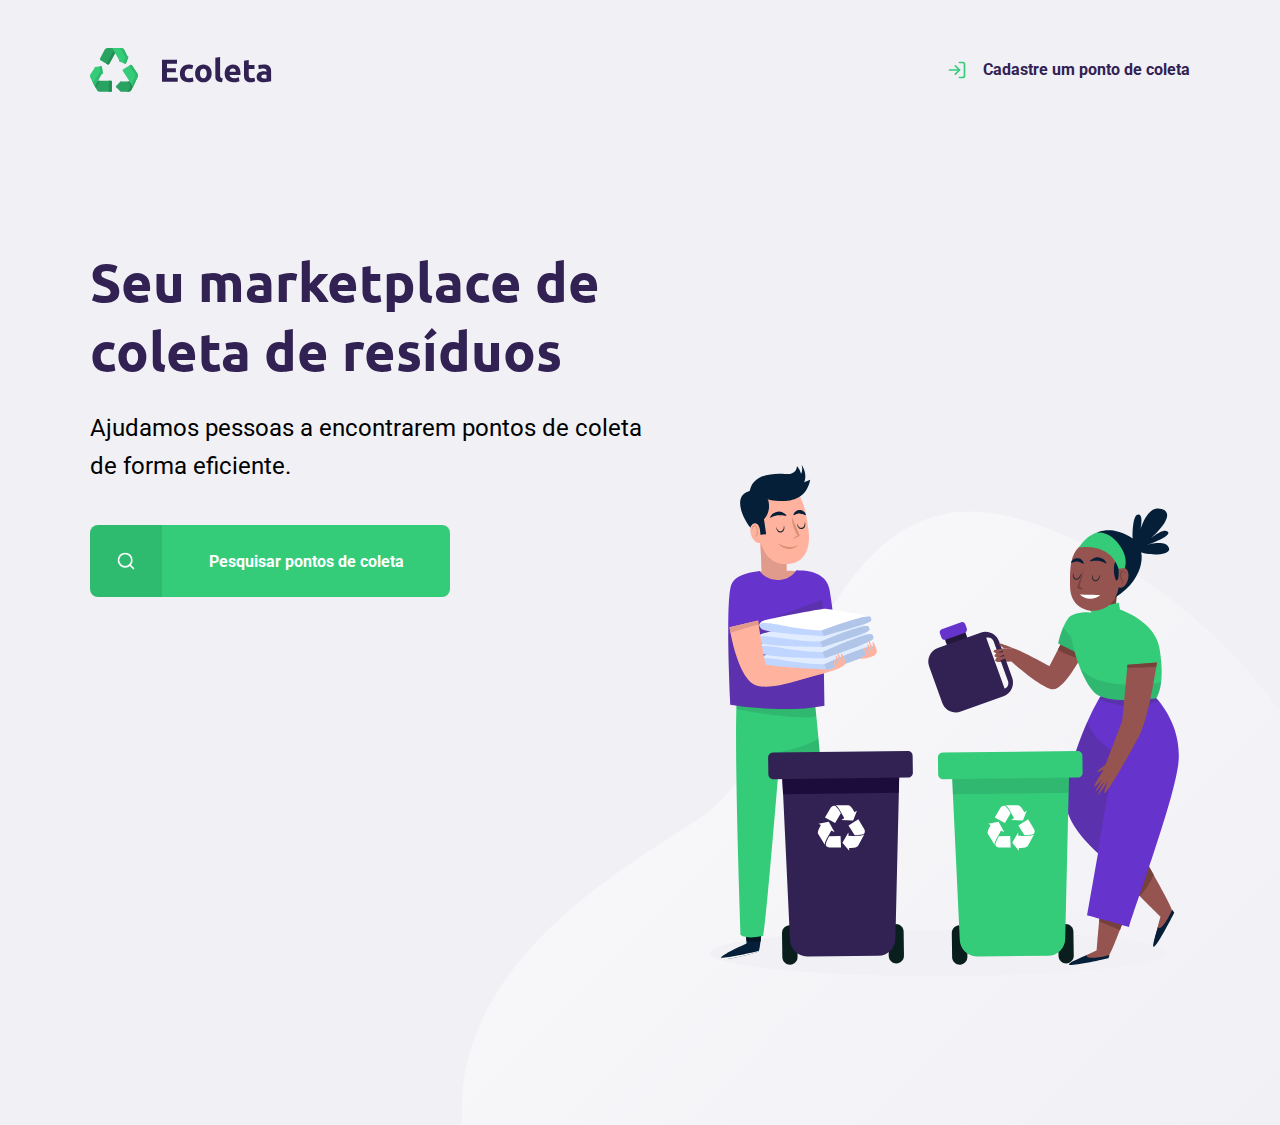
<file: src/views/index.html>
<!-- DIA 1 -->
<!DOCTYPE html>
<html lang="pt_br">

<!--
    HTML
    Hypertext
        hiper texto
    Markup
        Marcação de texto
    Language
        Linguagem
-->

<head>
    <meta charset="UTF-8">
    <meta name="viewport" content="width=device-width, initial-scale=1.0">
    <title>Ecoleta</title>

    <link href="https://fonts.googleapis.com/css2?family=Roboto&family=Ubuntu:wght@700&display=swap" rel="stylesheet">

    <link rel="stylesheet" href="/public/styles/main.css">
    <link rel="stylesheet" href="/public/styles/home.css">
    <link rel="stylesheet" href="/public/styles/modal.css">


    <link rel="stylesheet" href="/public/styles/responsive.css">
</head>
<body>

    <div id="page-home">
        <div class="content">
            <header>
                <img src="/public/icones/logo.svg" alt="Logomarca">
                <a href="/src/views/create-point.html">
                    <span></span>
                    Cadastre um ponto de coleta
                </a> 
            </header>

            <main>
                <h1>Seu marketplace de coleta de resíduos</h1>
                
                <p>Ajudamos pessoas a encontrarem pontos de coleta de forma eficiente.</p>
            
                <a href="#"><span></span><strong>Pesquisar pontos de coleta</strong></a>
            </main>
    
        </div>
    </div>
    <!-- DIA 1 -->
    <!-- DIA 2 -->
    <div id="modal" class="hide">
        <div class="content">
            <div class="header">
                <h1>Pontos de Coleta</h1>
                <a href="#">Fechar</a>
            </div>
            <form action="/src/views/search-results.html">
                <label for="search">Cidade</label>
                <div class="search field">
                    <input 
                    type="text" 
                    name="search"
                    placeholder="Pesquise por cidade"
                    >
                    <button>
                        <img src="/public/icones/search.svg" alt="Buscar">
                    </button>
                </div>
            </form>
        </div>
    </div>
    <!-- DIA 2 -->
    <script src="/public/scripts/index.js"></script>
</body>
</html>
</file>
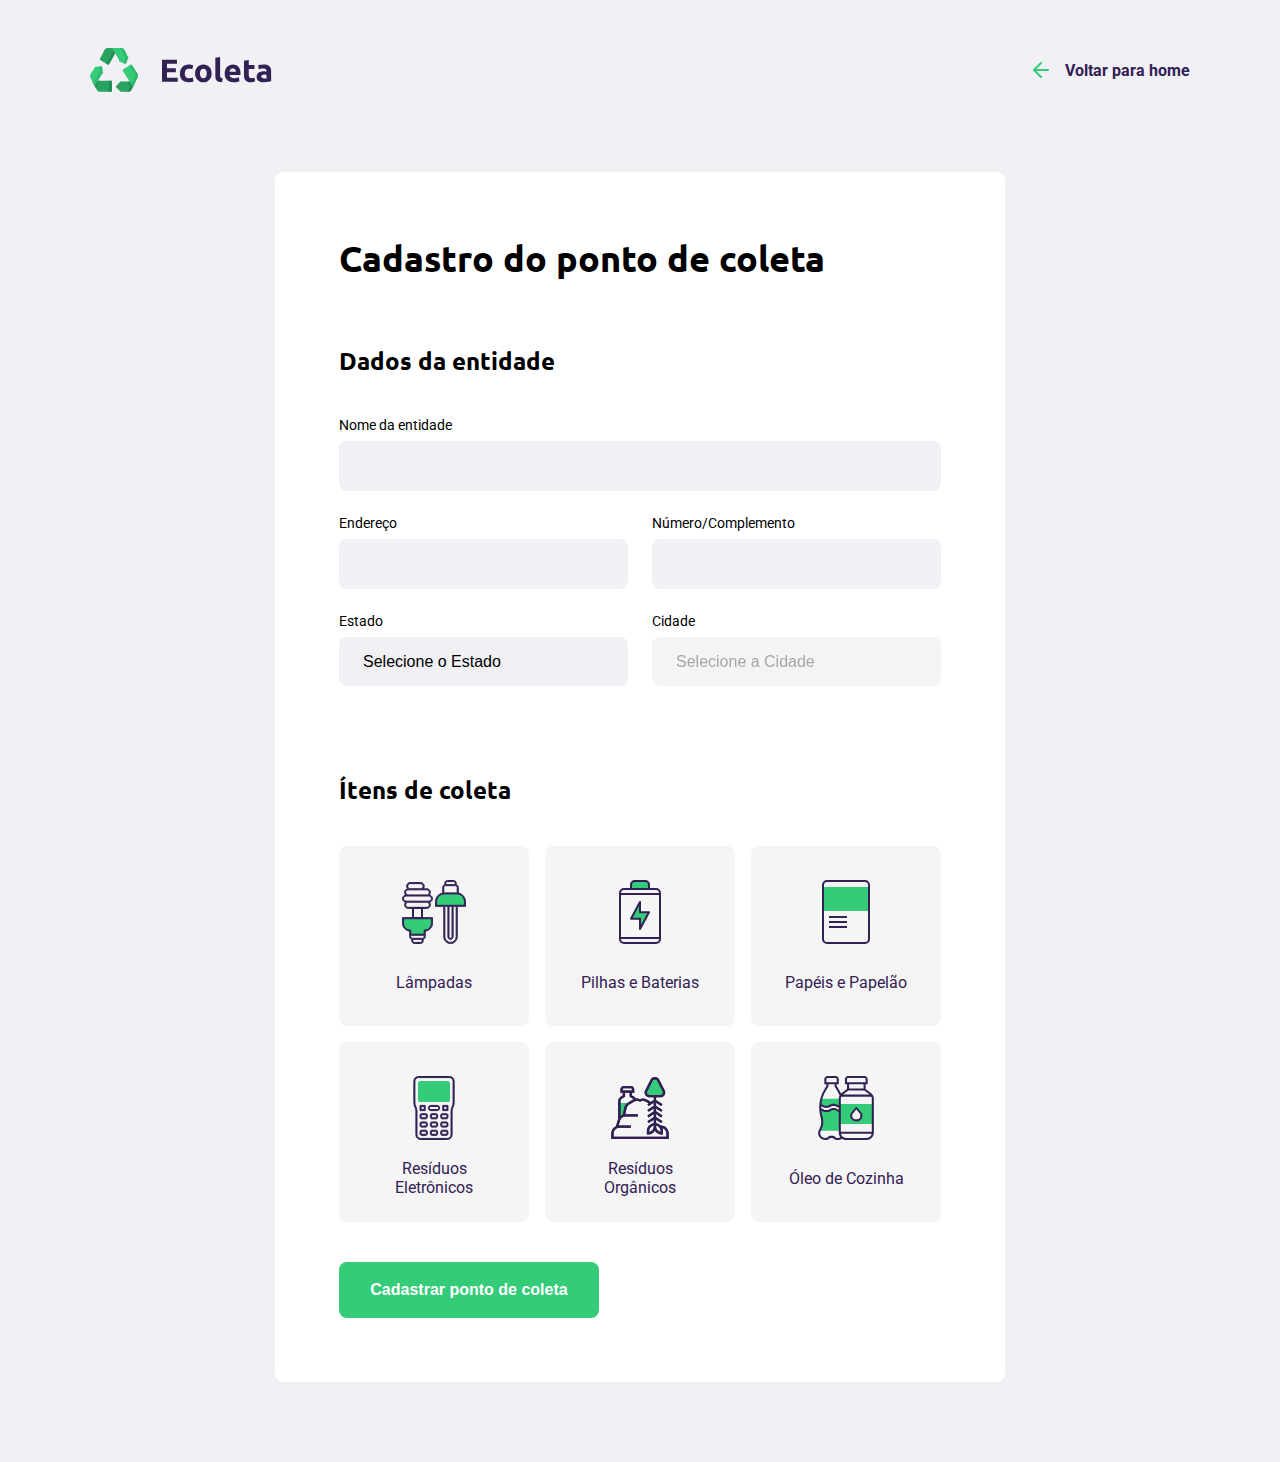
<file: src/views/create-point.html>
<!-- DIA 2 -->
<!DOCTYPE html>
<html lang="pt_br">

<head>
    <meta charset="UTF-8">
    <meta name="viewport" content="width=device-width, initial-scale=1.0">
    <title>Criar um ponto de coleta</title>


    <link href="https://fonts.googleapis.com/css2?family=Roboto&family=Ubuntu:wght@700&display=swap" rel="stylesheet">

    <link rel="stylesheet" href="/public/styles/main.css">
    <link rel="stylesheet" href="/public/styles/create-point.css">

    <link rel="stylesheet" href="/public/styles/responsive.css">
</head>
<body>

    <div id="page-create-point">

        <header>
            <img src="/public/icones/logo.svg" alt="Logomarca">
            <a href="/src/views/index.html">
                <span></span>
                Voltar para home
            </a> 
        </header>

        <form action="">

            <h1>Cadastro do ponto de coleta</h1>

            <fieldset>
                <legend>
                    <h2>Dados da entidade</h2>
                </legend>

                
                <div class="field">
                    <label for="name">Nome da entidade</label>
                    <input type="text" name="name" required>
                </div>

                <div class="field-group">
                    <div class="field">
                        <label for="address">Endereço</label>
                        <input type="text" name="address" required>
                    </div>
                    <div class="field">
                        <label for="address2">Número/Complemento</label>
                        <input type="text" name="address2" required>
                    </div>
                </div>

                <div class="field-group">
                    <div class="field">
                        <label for="state">Estado</label>
                        <select name="uf" required>
                            <option value="">Selecione o Estado</option>
                        </select>

                        <input type="hidden" name="state">
                    </div>

                    <div class="field">
                        <label for="city">Cidade</label>
                        <select name="city" disabled required>
                            <option value="">Selecione a Cidade</option>
                        </select>
                    </div>
                </div>
            </fieldset>
            <!-- DIA 2 -->
            <!-- DIA 3 -->
            <fieldset>
                <legend>
                    <h2>Ítens de coleta</h2>
                </legend>

                <div class="items-grid">
                    <li data-id="1">
                        <img src="/public/icones/lampadas.svg" alt="Lâmpadas">
                        <span>Lâmpadas</span>
                    </li>

                    <li data-id="2">
                        <img src="/public/icones/baterias.svg" alt="Pilhas e Baterias">
                        <span>Pilhas e Baterias</span>
                    </li>

                    <li data-id="3">
                        <img src="/public/icones/papeis-papelao.svg" alt="Papéis e Papelão">
                        <span>Papéis e Papelão</span>
                    </li>

                    <li data-id="4">
                        <img src="/public/icones/eletronicos.svg" alt="Resíduos Eletrônicos">
                        <span>Resíduos Eletrônicos</span>
                    </li>

                    <li data-id="5">
                        <img src="/public/icones/organicos.svg" alt="Resíduos Orgânicos">
                        <span>Resíduos Orgânicos</span>
                    </li>

                    <li data-id="6">
                        <img src="/public/icones/oleo.svg" alt="Óleo de Cozinha">
                        <span>Óleo de Cozinha</span>
                    </li>
                </div>
                <input type="hidden" name="items">
            </fieldset>

            <button type="submit">Cadastrar ponto de coleta</button>
        </form>        
    </div>
    <!-- DIA 3 -->
    <script src="/public/scripts/create-point.js"></script>
</body>
</html>
</file>
<file: public/styles/main.css>
/* DIA 1 */
:root {
    --title-color: #322153;
    --primary-color: #34cb79;
    --white2-color: #f0f0f5;

}

* {
    margin: 0;
    padding: 0;   
    box-sizing: border-box;
}

html {
    font-family: 'Roboto', sans-serif;
}

body {
    background: #f0f0f5;
    -webkit-font-smoothing: antialiased;
}

a {
    text-decoration: none;
}

h1, h2, h3, h4, h5, h6 {
    font-family: 'Ubuntu', sans-serif;
    --title-color: #322153;    
}
/* DIA 1 */
</file>
<file: public/styles/home.css>
/* DIA 1 */
#page-home {
    height: 125vh;
    background: url('../icones/home-background.svg') no-repeat;
    background-position: 36vw bottom;
}

#page-home .content {
    width: 90%;
    max-width: 1100px;
    height: 100%;

    margin: 0 auto;
    display: flex;
    flex-direction: column;
}

#page-home header {
    margin-top: 48px;

    display: flex;
    align-items: center;
    justify-content: space-between;
}

#page-home header a {
    display: flex;

    color: var(--title-color);
    font-weight: 700;
}

#page-home header a span {
    display: flex;
    margin-right: 16px;
    
    background-image: url('../icones/log-in.svg');
    
    width: 20px;
    height: 20px;
}

#page-home main {
    margin-top: 40px;

    max-width: 560px;
    height: 580px;

    display: flex;
    flex-direction: column;
    justify-content: center;
}

#page-home main h1 {
    font-size: 54px;
    color: var(--title-color);
}

#page-home main p {
     font-size: 24px;
     line-height: 38px;
     margin-top: 24px;
}

#page-home main a {
    width: 100%;
    max-width: 360px;
    height: 72px;

    border-radius: 8px;

    display: flex;
    align-items: center;
    margin-top: 40px;

    transition: 500ms;
    background-color: var(--primary-color);
}


#page-home main a:hover {
    background-color: #2fb86e ;
}

#page-home main a span {
    width: 72px;
    height: 72px;

    border-top-left-radius: 8px;
    border-bottom-left-radius: 8px;

    background-color: #2fb86e ;
    background-color: rgba(0, 0, 0, 0.08);

    display: flex;
    align-items: center;
    justify-content: center;
}

#page-home main a span::after {
    content: "";
    background-image: url(../icones/search.svg);

    width: 20px;
    height: 20px;
}

#page-home main a strong {
    color: white;
    flex: 1;
    text-align: center;
}
/* DIA 1 */
</file>
<file: public/styles/modal.css>
#modal {
    background-color: #0E0A14ef;  /* 'ef' coloca transparência na cor */

    height: 100vh;
    width: 100vw;

    position: fixed;
    top: 0;

    display: flex;
    justify-content: center;
    align-items: center;

    transition: 400ms;
}

#modal.hide {  /* modal tem a class hide */
    display: none;  /* não vai aparecer na tela a página do modal */
}

#modal .content {   /* procura o content dentro do modal */
    color: white;

    width: 420px; /* largura */
}

#modal .header {
    display: flex;  /* alinhar os elementos na mesma linha */
    align-items: center;
    justify-content: space-between;  /* inserir um espaço entre os elementos */

    margin-bottom: 48px;
}

#modal .header a {
    background-image: url("../icones/x.svg");

    width: 20px;
    height: 20px;

    display: flex;

    font-size: 0.01px;
}

#modal .header h1 {
    color: white;

    font-size: 37px;
    line-height: 42px;
} 

#modal form label {
    font-size: 15.5px;
    line-height: 16px;

    display: block; /* permite margin-bottom e margin-top */
    margin-bottom: 8px;
}

#modal form .field {
    display: flex;
}

#modal form input {
    flex: 1;

    background-color: var(--white2-color);
   
    border-radius: 8px 0 0 8px;
    border: 0;
    
    padding: 16px 24px;

    font-size: 16px;
    color: #6c6c80;
}

#modal form button {
    width: 72px;
    height: 72px;

    background-color: var(--primary-color);
  
    border: 0;
    border-radius: 0 8px 8px 0;   /* bordas no sentido horário */
}

#modal form button:hover {
    transition: 400ms;
    background-color: #2fb85e;
}
</file>
<file: public/styles/responsive.css>
/* DIA 1 */
@media (max-width: 900px) {
    #page-home {
        background-position-x: 70vw ;
    }

    #page-home .content {
        align-items: center;
        text-align: center;
    }

    #page-home header a {
        position: absolute;
        bottom: -90px;

        left: 50%;
        transform: translateX(-50%);
    }

    #page-home main {
        align-items: center;
    }

    #page-search-results .cards {
        grid-template-columns: 1fr;
    }

    #page-search-results .cards img {
        height: 230px;
    }
}
/* DIA 1 */
/* DIA 2 */
@media (min-width: 1700px) {
    #page-home {
        background-position-x: 40vw;
    }
}

@media (max-height: 760px) {
    #page-home {
        background-position-y: 200px;
    }
}
/* DIA 1 */
</file>
<file: public/styles/create-point.css>
/* DIA 2 */
#page-create-point {
    width: 90%;
    max-width: 1100px;

    /* alinhamento da caixa */
    margin: 0 auto;    
}

#page-create-point header {
    margin-top: 48px;   

    display: flex;
    justify-content: space-between;
    align-items: center;
}

#page-create-point header a {
    color: var(--title-color);
    font-weight: bold;

    display: flex;
    align-items: center;
}

#page-create-point header a span {
    margin-right: 16px;
    background-image: url('../icones/arrow-left.svg');

    display: flex;

    width: 20px;
    height: 24px;
}

form {
    background-color: white;
    /* preenchimento da caixa */
    padding: 64px;

    margin: 80px auto;
    border-radius: 8px;

    max-width: 730px;
}

form h1 {
    font-size: 36px;
}

form fieldset {
    margin-top: 64px;
    border: 0;
}

form legend {
    margin-bottom: 40px;
}

form legend h2 {
    font-size: 24px;
}

form .field {
    flex: 1;
    display: flex;
    flex-direction: column;

    margin-bottom: 24px;
}

form .field-group {
    display: flex;    
}

form input, form select {
    background-color: #f0f0f5;

    border: 0;
    padding: 16px 24px;
    font-size: 16px; /* tamanho da fonte */

    border-radius: 8px;
    /* outline: none; tira as bordas pretas da caixa (quando selecionado com o mouse) */
}

form select{
    -webkit-appearance: none;
    -moz-appearance: none;
    appearance: none;
}

form label {
    font-size: 14px;
    margin-bottom: 8px;
}

form .field-group .field + .field {
    margin-left: 24px;
}

form button {
    width: 260px;
    height: 56px;

    background-color: var(--primary-color);
    border-radius: 8px;

    color: white;
    font-weight: bold;
    font-size: 16px;

    border: 0;
    margin-top: 40px;
    transition: background-color 400ms;
}

form button:hover {
    background-color: #2fb86e;
}
/* DIA 2 */

.items-grid {
    display: grid; /* cria colunas */
    grid-template-columns: 1fr 1fr 1fr; /* cria colunas */
    gap: 16px; /* separa todos os elementos */
}

.items-grid li {
    background-color: #f5f5f5;
    list-style: none; /* tira o ponto */

    border: 2px solid #f5f5f5; /* bordas */
    border-radius: 8px;

    height: 180px;

    padding: 32px 24px 16px;

    display: flex;
    flex-direction: column;
    align-items: center;
    justify-content: space-between;

    text-align: center;

    cursor: pointer;
}

.items-grid li span {
    margin-top: 12px;

    flex: 1;

    display: flex;
    align-items: center;

    color: var(--title-color);
}

.items-grid li.selected {
    background: #e1faec;
    border: 2px solid #34cb79 ;
}

.items-grid li img,
.items-grid li spam {
    pointer-events: none; /* para não haver cliques no span e na img */
}
</file>
